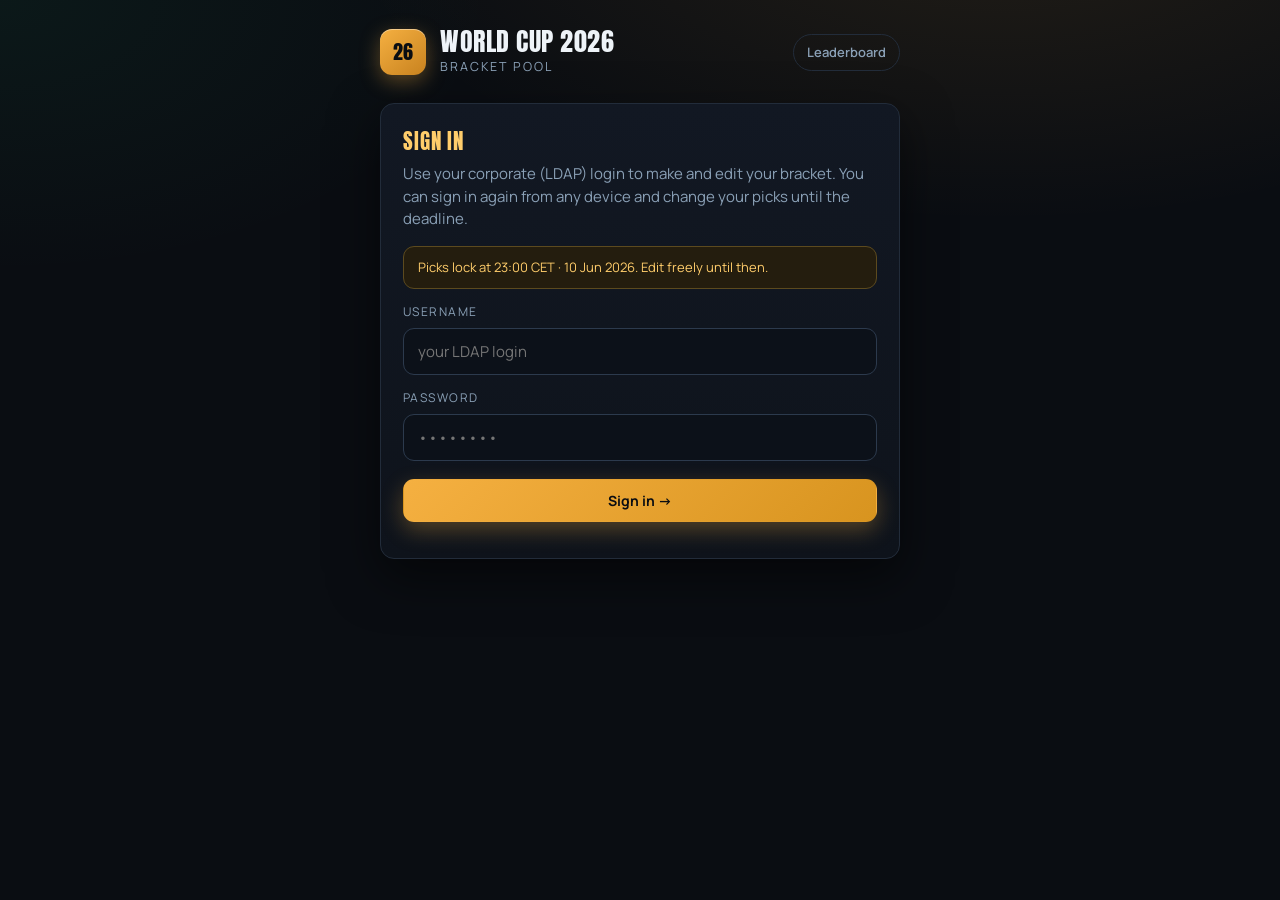
<file: index.html>
<!doctype html>
<html lang="en">
<head>
<meta charset="utf-8">
<meta name="viewport" content="width=device-width, initial-scale=1">
<title>Sign in — World Cup 2026</title>
<link rel="stylesheet" href="assets/app.css">
</head>
<body>
<div class="wrap narrow">
  <div id="app-header"></div>

  <section class="card">
    <div class="kicker" style="font-size:21px;color:var(--gold2);margin-bottom:6px">Sign in</div>
    <p class="muted" style="margin-top:0">Use your corporate (LDAP) login to make and edit your bracket.
      You can sign in again from any device and change your picks until the deadline.</p>

    <div class="note warn" id="deadline-note" style="margin:14px 0"></div>

    <div style="margin-bottom:14px">
      <label class="fl" for="username">Username</label>
      <input class="fi" id="username" autocomplete="username" placeholder="your LDAP login">
    </div>
    <div style="margin-bottom:18px">
      <label class="fl" for="password">Password</label>
      <input class="fi" id="password" type="password" autocomplete="current-password" placeholder="••••••••">
    </div>

    <button class="btn btn-gold" id="go" style="width:100%">Sign in →</button>
    <div id="msg" style="margin-top:14px"></div>
  </section>
</div>

<script src="assets/engine.js"></script>
<script src="assets/config.js"></script>
<script src="assets/common.js"></script>
<script>
  POOL.header('login');
  document.getElementById('deadline-note').textContent =
    'Picks lock at ' + (window.POOL_CONFIG.DEADLINE_LABEL || 'the deadline') + '. Edit freely until then.';

  var go = document.getElementById('go'), msg = document.getElementById('msg');
  function show(html, kind){ msg.innerHTML = '<div class="note '+(kind||'')+'">'+html+'</div>'; }

  // already signed in? go straight to the bracket
  try { if (localStorage.getItem('wc2026:token')) location.replace('bracket.html'); } catch(e){}

  function submit(){
    var username = document.getElementById('username').value.trim();
    var password = document.getElementById('password').value;
    if(!username || !password){ show('Enter your username and password.', 'err'); return; }
    go.disabled = true; show('Signing in…');
    POOL.api('/api/login', { method:'POST', body:{ username:username, password:password } })
      .then(function(r){
        POOL.setSession(r);
        location.href = 'bracket.html';
      })
      .catch(function(err){ go.disabled = false; show(err.message || 'Sign-in failed', 'err'); });
  }
  go.addEventListener('click', submit);
  document.getElementById('password').addEventListener('keydown', function(e){ if(e.key==='Enter') submit(); });
</script>
</body>
</html>
</file>
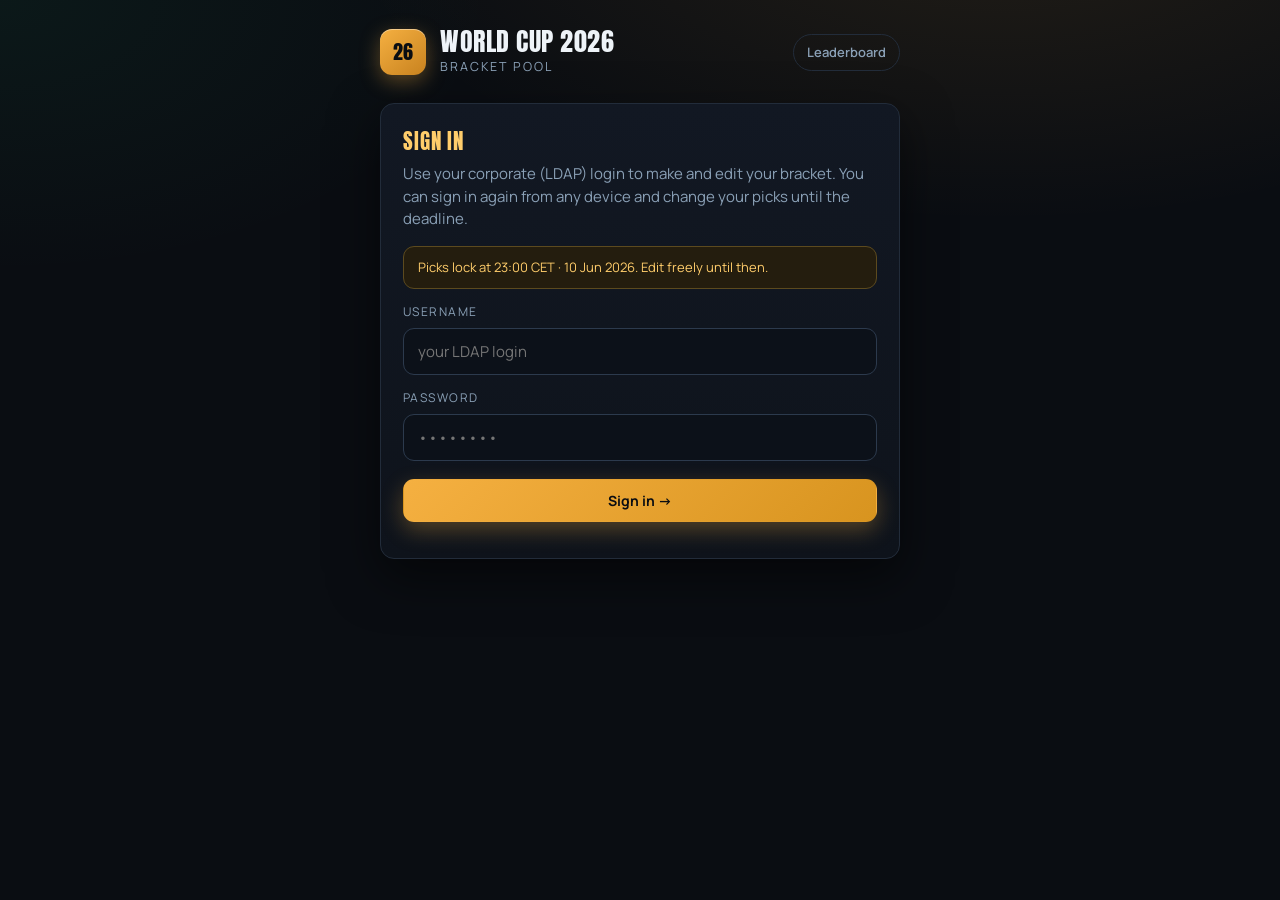
<file: admin.html>
<!doctype html>
<html lang="en">
<head>
<meta charset="utf-8">
<meta name="viewport" content="width=device-width, initial-scale=1">
<title>Save results — World Cup 2026</title>
<link rel="stylesheet" href="assets/app.css">
<link rel="stylesheet" href="assets/bracket.css">
<style>
  .qa{display:flex;align-items:center;justify-content:space-between;gap:14px;padding:11px 0;border-bottom:1px solid var(--line)}
  .qa:last-of-type{border-bottom:none}
  .qa .qt{font-size:13.5px;line-height:1.4;max-width:74%}
  .yn{display:inline-flex;border:1px solid var(--line2);border-radius:10px;overflow:hidden;flex:0 0 auto}
  .yn button{appearance:none;background:transparent;border:none;color:var(--muted);font:inherit;font-weight:700;font-size:13px;padding:8px 16px;cursor:pointer}
  .yn button+button{border-left:1px solid var(--line2)}
  .yn button.on[data-val="yes"]{background:linear-gradient(135deg,var(--green),#15a36c);color:#06140d}
  .yn button.on[data-val="no"]{background:linear-gradient(135deg,#ff6b6b,#d8434a);color:#190a0b}
  .goalq{display:flex;align-items:center;justify-content:space-between;gap:14px;flex-wrap:wrap;margin-top:6px}
  .goalq input{width:140px;background:#0c1119;border:1px solid var(--line2);border-radius:10px;color:var(--ink);font:inherit;font-size:15px;padding:10px 12px}
</style>
</head>
<body>
<div class="wrap">
  <div id="app-header"></div>

  <div class="card" style="margin-bottom:16px">
    <div class="kicker" style="font-size:18px;color:var(--gold2)">Official results (admin)</div>
    <p class="muted" style="font-size:13px">Fill the bracket with what <b>actually happened</b> and the correct bonus answers below.
      Everyone is scored against it; bonus answers are used to break ties. Partial results are fine.</p>
    <div style="display:flex;gap:10px;align-items:center;flex-wrap:wrap">
      <button class="btn" id="reload">Reload current</button>
      <button class="btn btn-gold" id="save">Save official results</button>
      <div id="msg" style="flex:1;min-width:200px"></div>
    </div>
  </div>

  <!-- correct bonus answers -->
  <section class="card" id="extras-card" style="margin-bottom:16px">
    <div class="kicker" style="font-size:16px;color:var(--gold2);margin-bottom:6px">Correct bonus answers (for tie-breaks)</div>
    <div id="yn-list"></div>
    <hr style="border:none;border-top:1px solid var(--line);margin:16px 0">
    <div class="goalq">
      <label class="qt" for="goals" style="font-size:13.5px;max-width:74%">Actual total goals at the FIFA 2026 World Cup</label>
      <input type="number" id="goals" min="0" step="1" inputmode="numeric" placeholder="actual number">
    </div>
  </section>

  <div id="editor"></div>
</div>

<script src="assets/engine.js"></script>
<script src="assets/config.js"></script>
<script src="assets/common.js"></script>
<script src="assets/thirds-table.js"></script>
<script src="assets/bracket.js"></script>
<script>
  POOL.header('admin');
  var token=null; try{ token=localStorage.getItem('wc2026:token'); }catch(e){}
  var msg=document.getElementById('msg');
  function show(h,k){ msg.innerHTML='<div class="note '+(k||'')+'">'+h+'</div>'; }
  function logout(){ ['wc2026:token','wc2026:refresh','wc2026:exp','wc2026:username','wc2026:admin'].forEach(function(k){try{localStorage.removeItem(k);}catch(e){}}); location.href='index.html'; }
  function esc(s){ return String(s).replace(/[&<>"]/g,function(c){return {'&':'&amp;','<':'&lt;','>':'&gt;','"':'&quot;'}[c];}); }
  if(!token){ location.replace('index.html'); }

  // must match the questions on bracket.html (order matters for scoring)
  var QUESTIONS = [
    'Will more than 140 goals be scored during the FIFA World Cup group stage?',
    'Will Lionel Messi score 4 or more goals during the tournament (excluding goals scored in penalty shootouts)?',
    'Will more than 15 penalties be awarded during the group stage?',
    'Will the Uzbekistan national team qualify for the knockout stage?',
    'Will there be at least 3 matches ending 0–0 during the group stage?'
  ];
  var correct = { yn: QUESTIONS.map(function(){return null;}), goals: '' };
  function renderExtras(){
    document.getElementById('yn-list').innerHTML = QUESTIONS.map(function(q,i){
      var v=correct.yn[i];
      return '<div class="qa"><div class="qt">'+esc(q)+'</div><div class="yn" data-q="'+i+'">'+
        '<button data-val="yes" class="'+(v==='yes'?'on':'')+'">Yes</button>'+
        '<button data-val="no" class="'+(v==='no'?'on':'')+'">No</button></div></div>';
    }).join('');
    document.getElementById('goals').value = correct.goals || '';
  }
  document.getElementById('yn-list').addEventListener('click', function(e){
    var b=e.target.closest('button[data-val]'); if(!b) return;
    var i=+b.parentElement.getAttribute('data-q'); correct.yn[i]=b.getAttribute('data-val'); renderExtras();
  });
  document.getElementById('goals').addEventListener('input', function(e){ correct.goals=e.target.value; });
  renderExtras();

  var editor = BracketEditor(document.getElementById('editor'), { readOnly:false, onChange:function(){} });

  POOL.api('/api/entry', { token: token }).then(function(r){
    try { localStorage.setItem('wc2026:admin', r.is_admin?'1':'0'); }catch(e){}
    if(!r.is_admin){
      document.querySelector('.wrap').innerHTML =
        '<div id="app-header"></div><div class="card"><div class="note err">This page is for administrators only.</div>'+
        '<p class="muted" style="margin-top:12px"><a href="bracket.html">← go to my bracket</a></p></div>';
      POOL.header('admin'); return;
    }
    POOL.header('admin');
    loadResults();
  }).catch(function(e){
    if(/auth|401|sign in/i.test(e.message)){ POOL.toast('Please sign in','err'); setTimeout(logout,1000); return; }
    show(e.message,'err');
  });

  function loadResults(){
    POOL.api('/api/results').then(function(r){
      if(r.picks) editor.setPicks(r.picks);
      if(r.extras){ if(Array.isArray(r.extras.yn)) correct.yn=QUESTIONS.map(function(_,i){return r.extras.yn[i]||null;});
        correct.goals=(r.extras.goals!=null?String(r.extras.goals):''); renderExtras(); }
      show('Loaded current official results.','ok');
    }).catch(function(e){ show(e.message,'err'); });
  }
  document.getElementById('reload').addEventListener('click', loadResults);

  document.getElementById('save').addEventListener('click', function(){
    POOL.api('/api/results', { method:'PUT', token: token, body:{ picks: editor.getPicks(), extras: correct } })
      .then(function(){ show('Official results saved. Leaderboard will update.','ok'); })
      .catch(function(e){
        if(/auth|401|sign in/i.test(e.message)){ POOL.toast('Please sign in','err'); setTimeout(logout,1000); return; }
        show(e.message,'err');
      });
  });
</script>
</body>
</html>
</file>
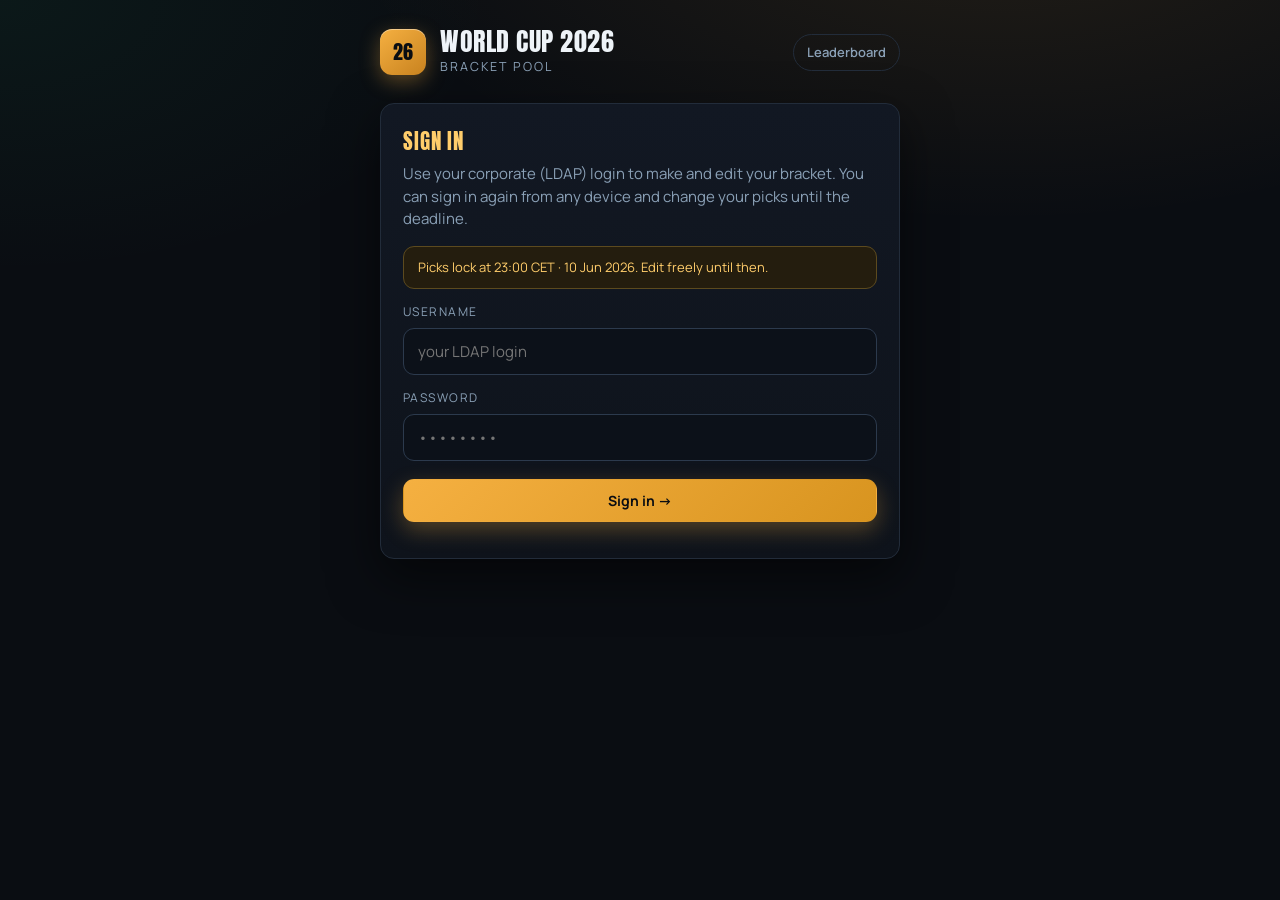
<file: bracket.html>
<!doctype html>
<html lang="en">
<head>
<meta charset="utf-8">
<meta name="viewport" content="width=device-width, initial-scale=1">
<title>My Bracket — World Cup 2026</title>
<link rel="stylesheet" href="assets/app.css">
<link rel="stylesheet" href="assets/bracket.css">
<style>
  .qa{display:flex;align-items:center;justify-content:space-between;gap:14px;padding:12px 0;border-bottom:1px solid var(--line)}
  .qa:last-of-type{border-bottom:none}
  .qa .qt{font-size:14px;line-height:1.4;max-width:74%}
  .yn{display:inline-flex;border:1px solid var(--line2);border-radius:10px;overflow:hidden;flex:0 0 auto}
  .yn button{appearance:none;background:transparent;border:none;color:var(--muted);font:inherit;font-weight:700;font-size:13px;padding:8px 16px;cursor:pointer}
  .yn button+button{border-left:1px solid var(--line2)}
  .yn button.on[data-val="yes"]{background:linear-gradient(135deg,var(--green),#15a36c);color:#06140d}
  .yn button.on[data-val="no"]{background:linear-gradient(135deg,#ff6b6b,#d8434a);color:#190a0b}
  .yn button:disabled{cursor:default;opacity:.6}
  .qnote{font-size:12px;color:var(--muted);line-height:1.5;margin:12px 0 0}
  .goalq{display:flex;align-items:center;justify-content:space-between;gap:14px;flex-wrap:wrap}
  .goalq input{width:140px;background:#0c1119;border:1px solid var(--line2);border-radius:10px;color:var(--ink);font:inherit;font-size:15px;padding:10px 12px}
  .view-banner{margin-bottom:16px}
</style>
</head>
<body>
<div class="wrap">
  <div id="app-header"></div>

  <div class="card" style="display:flex;align-items:center;justify-content:space-between;gap:14px;flex-wrap:wrap;margin-bottom:18px">
    <div>
      <div class="kicker" style="font-size:18px;color:var(--gold2)" id="who">Your bracket</div>
      <div class="muted" id="status" style="font-size:13px;margin-top:4px">Loading…</div>
    </div>
    <div style="display:flex;gap:10px;align-items:center;flex-wrap:wrap">
      <span class="chip" id="progress"><span class="dot"></span><span>0 / 52 set</span></span>
      <button class="btn btn-sm" id="logout">Log out</button>
    </div>
  </div>

  <div id="locked-note"></div>

  <!-- Bonus / tie-break questions -->
  <section class="card" id="extras-card" style="margin-bottom:18px">
    <div style="display:flex;align-items:center;justify-content:space-between;gap:12px;flex-wrap:wrap;margin-bottom:6px">
      <div class="kicker" style="font-size:17px;color:var(--gold2)">Bonus questions</div>
      <span class="chip" id="extras-progress"><span class="dot"></span><span>0 / 6 answered</span></span>
    </div>
    <div id="yn-list"></div>
    <p class="qnote">Answers to additional questions will be evaluated only if two or more employees in the TOP-10 ranking have a tied score based on the results of Stage 1. Each correct answer is worth 0.2 points. It is possible that no additional points will be awarded at all if all employees in the TOP-10 have different scores.</p>
    <hr style="border:none;border-top:1px solid var(--line);margin:18px 0">
    <div class="goalq">
      <label class="qt" for="goals" style="font-size:14px;max-width:74%">How many goals will be scored during the FIFA 2026 World Cup? Specify the exact number.</label>
      <input type="number" id="goals" min="0" step="1" inputmode="numeric" placeholder="e.g. 170">
    </div>
    <p class="qnote">In the unlikely event that two or more employees have the same score after both rounds, this question determines the winner. The employee with the most accurate answer receives 0.1 point.</p>
  </section>

  <div id="editor"></div>

  <div class="actionbar" id="bar">
    <div class="inner">
      <div>
        <div class="muted" style="font-size:12px;letter-spacing:.1em;text-transform:uppercase">Status</div>
        <div id="savestate" style="font-weight:700">—</div>
      </div>
      <button class="btn btn-gold" id="save" disabled>Save picks</button>
    </div>
  </div>
</div>

<script src="assets/engine.js"></script>
<script src="assets/config.js"></script>
<script src="assets/common.js"></script>
<script src="assets/thirds-table.js"></script>
<script src="assets/bracket.js"></script>
<script>
  POOL.header('bracket');
  var qs = new URLSearchParams(location.search);
  var viewUser = qs.get('user');                 // admin viewing someone else (read-only)
  var token = null, username = null;
  try { token = localStorage.getItem('wc2026:token'); username = localStorage.getItem('wc2026:username'); } catch(e){}

  var statusEl=document.getElementById('status'), saveBtn=document.getElementById('save'),
      saveState=document.getElementById('savestate'), progress=document.getElementById('progress');
  var closed = POOL.isClosed();
  var readOnly = closed || !!viewUser;
  var dirty=false, saving=false;

  // -------- bonus questions --------
  var QUESTIONS = [
    'Will more than 140 goals be scored during the FIFA World Cup group stage?',
    'Will Lionel Messi score 4 or more goals during the tournament (excluding goals scored in penalty shootouts)?',
    'Will more than 15 penalties be awarded during the group stage?',
    'Will the Uzbekistan national team qualify for the knockout stage?',
    'Will there be at least 3 matches ending 0–0 during the group stage?'
  ];
  var extras = { yn: QUESTIONS.map(function(){return null;}), goals: '' };
  function esc(s){ return String(s).replace(/[&<>"]/g,function(c){return {'&':'&amp;','<':'&lt;','>':'&gt;','"':'&quot;'}[c];}); }
  function updateExtrasProgress(){
    var el=document.getElementById('extras-progress'); if(!el) return;
    var TOTAL=QUESTIONS.length+1;
    var n=extras.yn.filter(function(v){return v==='yes'||v==='no';}).length + ((extras.goals!=null&&String(extras.goals).trim()!=='')?1:0);
    var full=n>=TOTAL;
    el.innerHTML='<span class="dot'+(full?' go':'')+'"></span><span>'+n+' / '+TOTAL+' answered</span>';
  }
  function renderExtras(){
    var h = QUESTIONS.map(function(q,i){
      var v = extras.yn[i];
      var dis = readOnly ? ' disabled' : '';
      return '<div class="qa"><div class="qt">'+esc(q)+'</div>'+
        '<div class="yn" data-q="'+i+'">'+
          '<button data-val="yes" class="'+(v==='yes'?'on':'')+'"'+dis+'>Yes</button>'+
          '<button data-val="no" class="'+(v==='no'?'on':'')+'"'+dis+'>No</button>'+
        '</div></div>';
    }).join('');
    document.getElementById('yn-list').innerHTML = h;
    var g = document.getElementById('goals');
    g.value = extras.goals || '';
    g.disabled = readOnly;
    updateExtrasProgress();
  }
  function markDirty(){ if(readOnly) return; dirty=true; saveBtn.disabled = saving;
    saveState.textContent='Unsaved changes'; saveState.style.color='var(--gold2)'; }
  document.getElementById('yn-list').addEventListener('click', function(e){
    var b=e.target.closest('button[data-val]'); if(!b||readOnly) return;
    var i=+b.parentElement.getAttribute('data-q'); extras.yn[i]=b.getAttribute('data-val'); renderExtras(); markDirty();
  });
  document.getElementById('goals').addEventListener('input', function(e){ extras.goals=e.target.value; updateExtrasProgress(); markDirty(); });

  // -------- logout --------
  function logout(){ ['wc2026:token','wc2026:refresh','wc2026:exp','wc2026:username','wc2026:admin'].forEach(function(k){try{localStorage.removeItem(k);}catch(e){}}); location.href='index.html'; }
  document.getElementById('logout').addEventListener('click', logout);
  if(!token){ location.replace('index.html'); }

  // -------- progress --------
  function countDone(p){
    var n=0;
    WC.groupLetters.forEach(function(g){ if((p.groups[g]||[]).length===4) n++; });
    WC.thirdSlots.forEach(function(id){ if(p.thirds[id]) n++; });
    [].concat(WC.r32,WC.r16,WC.qf,WC.sf,WC.finalMatch,WC.thirdPlace).forEach(function(m){ if(p.winners[m.id]) n++; });
    return n;
  }
  function renderProgress(p, full){
    progress.innerHTML='<span class="dot'+(full?' go':'')+'"></span><span>'+countDone(p)+' / 52 set'+(full?' · complete':'')+'</span>';
  }

  var editor = BracketEditor(document.getElementById('editor'), {
    readOnly: readOnly,
    onChange: function(p){ if(readOnly) return; dirty=true; renderProgress(p, editor.complete());
      saveBtn.disabled=closed||saving; saveState.textContent='Unsaved changes'; saveState.style.color='var(--gold2)'; }
  });

  function applyExtras(x){ if(x){ if(Array.isArray(x.yn)) extras.yn = QUESTIONS.map(function(_,i){ return x.yn[i]||null; });
    extras.goals = (x.goals!=null?String(x.goals):''); } renderExtras(); }

  function handleAuthError(){ POOL.toast('Session expired — please sign in again','err'); setTimeout(logout,1200); }

  renderExtras();

  if(viewUser){
    // ----- admin read-only view of another player -----
    document.getElementById('bar').style.display='none';
    document.getElementById('who').textContent = viewUser + '’s bracket';
    document.getElementById('locked-note').innerHTML =
      '<div class="note warn view-banner">Admin view — '+esc(viewUser)+'’s bracket (read-only). <a href="leaderboard.html">← back to leaderboard</a></div>';
    POOL.api('/api/user/'+encodeURIComponent(viewUser), { token: token }).then(function(r){
      setStatusRO(r);
      if(r.picks) editor.setPicks(r.picks);
      applyExtras(r.extras);
      renderProgress(editor.getPicks(), editor.complete());
    }).catch(function(e){
      if(/admin|403/i.test(e.message)) { document.getElementById('locked-note').innerHTML='<div class="note err">Admin only.</div>'; return; }
      if(/auth|401|sign in/i.test(e.message)) return handleAuthError();
      document.getElementById('locked-note').innerHTML='<div class="note err">'+e.message+'</div>';
    });
    function setStatusRO(r){ statusEl.textContent='Read-only view'; }
  } else {
    // ----- own bracket -----
    document.getElementById('who').textContent = username ? (username + '’s bracket') : 'Your bracket';
    POOL.api('/api/entry', { token: token }).then(function(r){
      if(r.username){ username=r.username; try{localStorage.setItem('wc2026:username',r.username);}catch(e){}
        document.getElementById('who').textContent = r.username + '’s bracket'; }
      // remember admin flag + refresh header so "Save results" appears
      try { localStorage.setItem('wc2026:admin', r.is_admin ? '1':'0'); } catch(e){}
      if(r.is_admin) POOL.header('bracket');
      statusEl.textContent = closed ? 'Picks are locked (deadline passed).'
        : 'Signed in as ' + (username||'you') + ' · edit until ' + (window.POOL_CONFIG.DEADLINE_LABEL||'the deadline') + '.';
      if(r.picks){ editor.setPicks(r.picks); renderProgress(editor.getPicks(), editor.complete()); }
      applyExtras(r.extras);
      saveState.textContent = (r.picks||r.extras) ? 'Saved' : 'Nothing saved yet'; saveState.style.color='var(--muted)';
      if(closed){
        document.getElementById('locked-note').innerHTML='<div class="note warn" style="margin-bottom:16px">The deadline has passed — your answers are locked and read-only.</div>';
        document.getElementById('bar').style.display='none';
      }
    }).catch(function(e){
      if(/auth|401|sign in/i.test(e.message)) return handleAuthError();
      statusEl.textContent='Could not load your bracket.';
      document.getElementById('locked-note').innerHTML='<div class="note err" style="margin-bottom:16px">'+e.message+'</div>';
    });

    saveBtn.addEventListener('click', function(){
      if(closed||saving) return;
      saving=true; saveBtn.disabled=true; saveState.textContent='Saving…'; saveState.style.color='var(--muted)';
      POOL.api('/api/entry', { method:'PUT', token: token,
        body:{ picks: editor.getPicks(), complete: editor.complete(), extras: extras } })
        .then(function(){ saving=false; dirty=false; saveBtn.disabled=false;
          saveState.textContent='Saved ✓'; saveState.style.color='var(--green)'; POOL.toast('Saved','ok'); })
        .catch(function(e){ saving=false; saveBtn.disabled=false;
          if(/auth|401|sign in/i.test(e.message)) return handleAuthError();
          saveState.textContent='Save failed'; saveState.style.color='var(--red)'; POOL.toast(e.message,'err'); });
    });

    window.addEventListener('beforeunload', function(e){ if(dirty&&!closed){ e.preventDefault(); e.returnValue=''; } });
  }
</script>
</body>
</html>
</file>
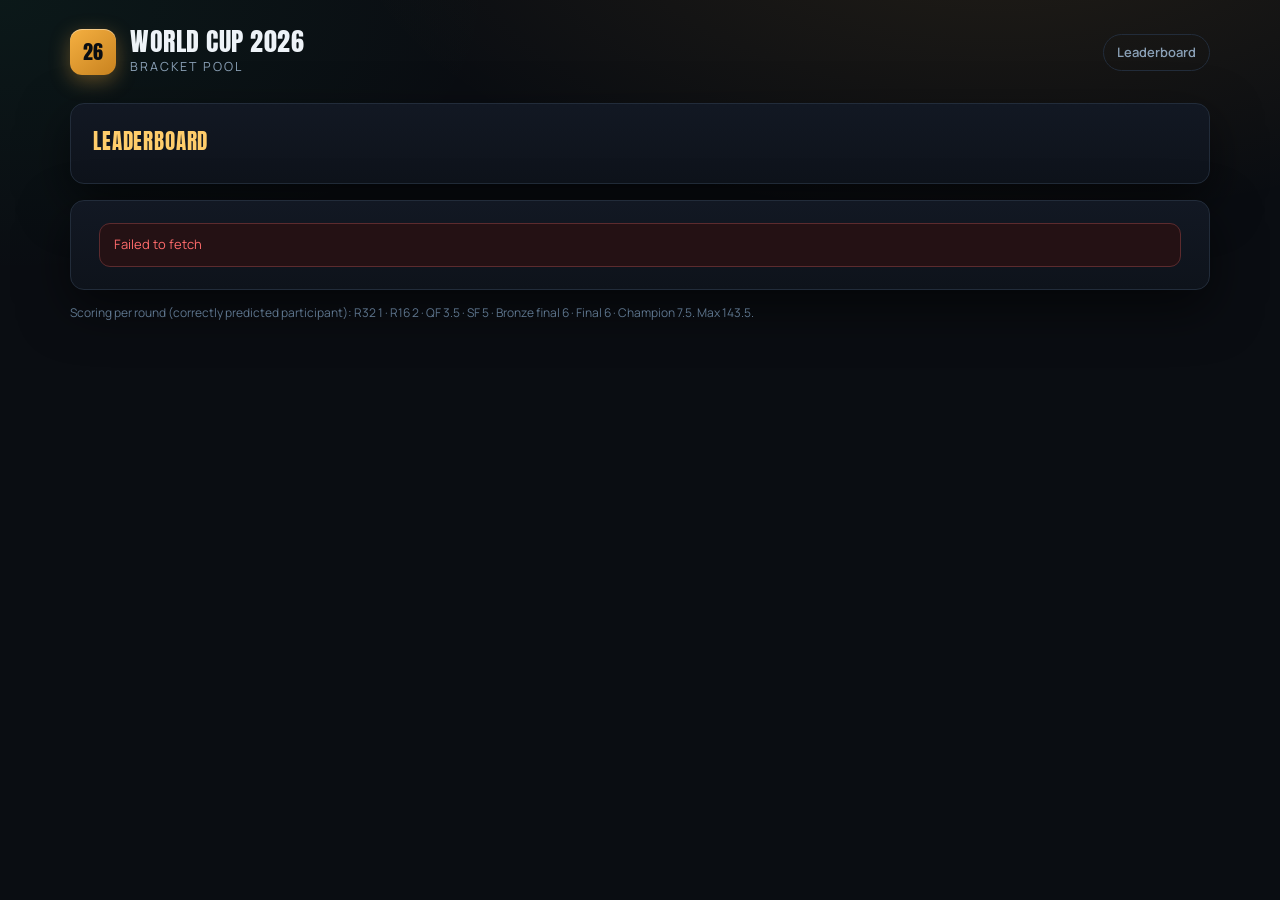
<file: leaderboard.html>
<!doctype html>
<html lang="en">
<head>
<meta charset="utf-8">
<meta name="viewport" content="width=device-width, initial-scale=1">
<title>Leaderboard — World Cup 2026</title>
<link rel="stylesheet" href="assets/app.css">
<style>
  table{width:100%;border-collapse:collapse;font-size:14px}
  th,td{padding:12px 10px;text-align:left;border-bottom:1px solid var(--line)}
  th{font-size:11px;letter-spacing:.1em;text-transform:uppercase;color:var(--muted);font-weight:700}
  td.r{text-align:right;font-variant-numeric:tabular-nums}
  tr.me{background:rgba(245,176,65,.08)}
  .rank{font-family:'Anton';font-size:18px;width:46px}
  .rank.g1{color:var(--gold2)} .rank.g2{color:#cfd8e3} .rank.g3{color:#d6a06b}
  .pts{font-family:'Anton';font-size:20px;color:var(--gold2)}
  .bd{font-size:11px;color:var(--dim)}
</style>
</head>
<body>
<div class="wrap">
  <div id="app-header"></div>
  <div class="card" style="margin-bottom:16px">
    <div class="kicker" style="font-size:21px;color:var(--gold2)">Leaderboard</div>
    <div class="muted" id="sub" style="font-size:13px;margin-top:4px">Loading standings…</div>
  </div>
  <div class="card" style="padding:8px 14px"><div id="board"></div></div>
  <p class="dim" style="font-size:12px;margin-top:14px">Scoring per round (correctly predicted participant):
    R32 1 · R16 2 · QF 3.5 · SF 5 · Bronze final 6 · Final 6 · Champion 7.5. Max 143.5.</p>
</div>

<script src="assets/engine.js"></script>
<script src="assets/config.js"></script>
<script src="assets/common.js"></script>
<script>
  POOL.header('leaderboard');
  var me = null, isAdmin = false;
  try { me = localStorage.getItem('wc2026:username'); isAdmin = localStorage.getItem('wc2026:admin')==='1'; } catch(e){}

  POOL.api('/api/leaderboard').then(function(r){
    var rows = r.rows || [];
    document.getElementById('sub').textContent =
      rows.length + ' ' + (rows.length===1?'entry':'entries') +
      (r.scored ? ' · scored vs official results' : ' · results not entered yet (0 pts so far)') +
      (r.extrasScored ? ' · ties broken by bonus answers' : '') +
      (isAdmin ? ' · click a player to view their bracket' : '');
    if(!rows.length){ document.getElementById('board').innerHTML =
      '<p class="muted" style="padding:16px">No entries yet. <a href="index.html">Sign in to play →</a></p>'; return; }
    var h = '<table><thead><tr><th>#</th><th>Player</th><th class="r">Points</th></tr></thead><tbody>';
    rows.forEach(function(row, i){
      var rk = i+1, g = rk<=3 ? ' g'+rk : '';
      var mine = me && row.username===me;
      var bd = row.breakdown || {};
      var bdStr = ['r32','r16','qf','sf','bronze','final','champion'].map(function(k){ return (bd[k]||0); }).join(' · ');
      if(r.extrasScored){
        if(row.bonusCorrect!=null) bdStr += '  ·  bonus ' + row.bonusCorrect + '/5';
        if(row.goalsDiff!=null) bdStr += '  ·  goals Δ' + row.goalsDiff;
      }
      var name = esc(row.username||'—');
      var nameCell = isAdmin
        ? '<a href="bracket.html?user='+encodeURIComponent(row.username||'')+'"><b>'+name+'</b></a>'
        : '<b>'+name+'</b>';
      h += '<tr class="'+(mine?'me':'')+'">' +
        '<td class="rank'+g+'">'+rk+'</td>' +
        '<td>'+nameCell+(mine?' <span class="dim">(you)</span>':'')+
          '<div class="bd">'+bdStr+'</div></td>' +
        '<td class="r"><span class="pts">'+(row.points!=null?row.points:0)+'</span></td>' +
      '</tr>';
    });
    h += '</tbody></table>';
    document.getElementById('board').innerHTML = h;
  }).catch(function(err){
    document.getElementById('sub').textContent = '';
    document.getElementById('board').innerHTML = '<div class="note err" style="margin:14px">'+err.message+'</div>';
  });

  function esc(s){ return String(s).replace(/[&<>"]/g,function(c){return {'&':'&amp;','<':'&lt;','>':'&gt;','"':'&quot;'}[c];}); }
</script>
</body>
</html>
</file>
<file: assets/app.css>
/* WC2026 pool — shared styles. Stadium-night: near-black + amber gold. */
@import url('https://fonts.googleapis.com/css2?family=Anton&family=Manrope:wght@400;500;600;700;800&display=swap');

:root{
  --bg:#0a0d12; --bg2:#0e131b; --panel:#121823; --panel2:#161e2b;
  --line:#222c3a; --line2:#2c3a4d;
  --ink:#eef3f8; --muted:#8aa0b6; --dim:#5d748c;
  --gold:#f5b041; --gold2:#ffcd6b; --green:#1fd18b; --red:#ff6b6b;
  --shadow:0 18px 50px rgba(0,0,0,.55);
  --r:14px;
}
*{box-sizing:border-box}
html,body{margin:0;padding:0}
body{
  background:
    radial-gradient(1100px 520px at 78% -10%, rgba(245,176,65,.10), transparent 60%),
    radial-gradient(900px 500px at 0% 0%, rgba(31,209,139,.06), transparent 55%),
    var(--bg);
  color:var(--ink);
  font-family:'Manrope',-apple-system,BlinkMacSystemFont,sans-serif;
  font-size:15px; line-height:1.5; min-height:100vh;
  -webkit-font-smoothing:antialiased;
}
a{color:var(--gold2);text-decoration:none}
a:hover{text-decoration:underline}
.wrap{max-width:1180px;margin:0 auto;padding:28px 20px 80px}
.narrow{max-width:560px}

/* Header / wordmark */
.top{display:flex;align-items:center;justify-content:space-between;gap:16px;flex-wrap:wrap;margin-bottom:26px}
.brand{display:flex;align-items:center;gap:14px}
.crest{width:46px;height:46px;border-radius:12px;flex:0 0 auto;
  background:linear-gradient(140deg,var(--gold),#c8821f);
  display:grid;place-items:center;color:#0a0d12;font-family:'Anton';font-size:20px;
  box-shadow:0 6px 20px rgba(245,176,65,.35), inset 0 1px 0 rgba(255,255,255,.4)}
.brand h1{font-family:'Anton';font-weight:400;letter-spacing:.02em;font-size:26px;line-height:1;margin:0;text-transform:uppercase}
.brand .sub{color:var(--muted);font-size:12.5px;letter-spacing:.16em;text-transform:uppercase;margin-top:4px}
.nav{display:flex;gap:8px;flex-wrap:wrap}
.nav a{color:var(--muted);font-weight:600;font-size:13px;padding:8px 13px;border:1px solid var(--line);border-radius:999px}
.nav a:hover{color:var(--ink);border-color:var(--line2);text-decoration:none;background:var(--panel)}

/* Cards / panels */
.card{background:linear-gradient(180deg,var(--panel),var(--bg2));border:1px solid var(--line);
  border-radius:var(--r);box-shadow:var(--shadow);padding:22px}
.kicker{font-family:'Anton';text-transform:uppercase;letter-spacing:.04em;font-weight:400}

/* Buttons */
.btn{appearance:none;cursor:pointer;border:1px solid var(--line2);background:var(--panel2);color:var(--ink);
  font-family:'Manrope';font-weight:700;font-size:14px;padding:11px 18px;border-radius:11px;transition:.15s}
.btn:hover{border-color:var(--gold)}
.btn-gold{background:linear-gradient(135deg,var(--gold),#d8941f);color:#0a0d12;border-color:transparent;
  box-shadow:0 8px 22px rgba(245,176,65,.3)}
.btn-gold:hover{filter:brightness(1.06)}
.btn:disabled{opacity:.45;cursor:not-allowed;border-color:var(--line)}
.btn-sm{padding:7px 12px;font-size:12.5px;border-radius:9px}

/* Form */
label.fl{display:block;font-size:12px;letter-spacing:.12em;text-transform:uppercase;color:var(--muted);margin:0 0 7px}
input.fi{width:100%;background:#0c1119;border:1px solid var(--line2);border-radius:11px;color:var(--ink);
  font-family:'Manrope';font-size:15px;padding:12px 14px;outline:none}
input.fi:focus{border-color:var(--gold)}

/* Notices */
.note{font-size:13px;border-radius:11px;padding:11px 14px;border:1px solid var(--line);background:var(--panel)}
.note.warn{border-color:#5c4a1e;background:#241d0e;color:var(--gold2)}
.note.ok{border-color:#1e4a37;background:#0e2118;color:var(--green)}
.note.err{border-color:#5c2b2e;background:#241114;color:var(--red)}
.muted{color:var(--muted)} .dim{color:var(--dim)}

/* Flags */
.flag{width:22px;height:15px;border-radius:2.5px;object-fit:cover;flex:0 0 auto;background:#222;box-shadow:0 0 0 1px rgba(255,255,255,.08)}

/* progress chip */
.chip{display:inline-flex;align-items:center;gap:7px;font-size:12.5px;font-weight:700;color:var(--muted);
  border:1px solid var(--line);border-radius:999px;padding:6px 11px}
.dot{width:8px;height:8px;border-radius:50%;background:var(--dim)}
.dot.go{background:var(--green)}
</file>
<file: assets/bracket.css>
/* Bracket canvas — faithful to the original standalone file (colors/typography). */
@import url('https://fonts.googleapis.com/css2?family=Inter:wght@400;500;600;700;800&family=JetBrains+Mono:wght@400;500;600;700;800&display=swap');

.ed-toolbar{display:flex;align-items:center;gap:12px;flex-wrap:wrap;margin-bottom:12px}
.ed-toolbar .mono{font-family:'JetBrains Mono',monospace}
.third-status{font-size:12px;color:#8a93a6;font-family:'JetBrains Mono',monospace;padding:8px 12px;
  background:rgba(245,176,65,.06);border:1px solid rgba(245,176,65,.15);border-radius:6px}
.third-status strong{color:#f5b041}
.zoom-controls{display:flex;align-items:stretch;background:#161b22;border:1px solid rgba(255,255,255,.08);border-radius:6px;overflow:hidden}
.zoom-controls button{background:transparent;border:none;color:#e5e9f0;padding:8px 13px;font:inherit;font-size:14px;font-weight:600;cursor:pointer}
.zoom-controls button:hover{background:rgba(255,255,255,.06)}
.zoom-controls .fit{font-family:'JetBrains Mono',monospace;font-size:11px;border-left:1px solid rgba(255,255,255,.08);border-right:1px solid rgba(255,255,255,.08);min-width:54px}

/* Stage / pan-zoom */
.stage{position:relative;overflow:hidden;height:78vh;min-height:520px;border-radius:14px;
  border:1px solid var(--line);cursor:grab;user-select:none;font-family:'Inter',-apple-system,sans-serif;
  background:radial-gradient(ellipse at 50% 50%, #11161e 0%, #07090d 80%)}
.canvas{font-family:'Inter',-apple-system,sans-serif}
.stage.grabbing{cursor:grabbing}
.canvas{position:absolute;top:0;left:0;transform-origin:0 0}
.lines{position:absolute;top:0;left:0;pointer-events:none;z-index:1}

/* Group card */
.group-card{position:absolute;background:#11161e;border:1px solid rgba(255,255,255,.08);border-radius:10px;
  z-index:5;display:flex;flex-direction:column;overflow:hidden;box-shadow:0 6px 24px rgba(0,0,0,.4)}
.group-header{display:flex;align-items:center;justify-content:space-between;padding:8px 12px;
  background:linear-gradient(180deg,#1a212c,#161b22);border-bottom:1px solid rgba(255,255,255,.06)}
.group-letter{font-size:12px;font-weight:800;letter-spacing:2px;color:#f5b041;font-family:'JetBrains Mono',monospace}
.third-toggle{background:rgba(150,160,180,.08);border:1px solid rgba(150,160,180,.18);color:#8a93a6;font-size:9px;
  font-weight:600;letter-spacing:.5px;padding:3px 7px;border-radius:4px;cursor:pointer;font-family:'JetBrains Mono',monospace;text-transform:uppercase}
.third-toggle.on{background:rgba(245,176,65,.15);border-color:rgba(245,176,65,.4);color:#f5b041}
.third-toggle:disabled{opacity:.4;cursor:not-allowed}
.team-row{display:grid;grid-template-columns:24px 26px 1fr 14px;align-items:center;gap:7px;padding:6px 11px;
  border-bottom:1px solid rgba(255,255,255,.04);cursor:pointer;font-size:12.5px;transition:background 100ms;position:relative}
.team-row:last-child{border-bottom:none}
.team-row:hover{background:rgba(255,255,255,.03)}
.team-row.rank-1{background:linear-gradient(90deg,rgba(46,213,115,.06),transparent 60%)}
.team-row.rank-2{background:linear-gradient(90deg,rgba(46,213,115,.04),transparent 60%)}
.team-row.rank-3{background:linear-gradient(90deg,rgba(245,176,65,.05),transparent 60%)}
.team-row.out{opacity:.5}
.team-row .rank{font-family:'JetBrains Mono',monospace;font-size:11px;font-weight:600;color:#6b7488;text-align:center}
.team-row.rank-1 .rank,.team-row.rank-2 .rank{color:#2ed573}
.team-row.rank-3 .rank{color:#f5b041}
.team-row .team-name{font-size:12.5px;font-weight:500;color:#e5e9f0;white-space:nowrap;overflow:hidden;text-overflow:ellipsis}
.team-row.out .team-name{color:#6b7488}
.status-dot{width:8px;height:8px;border-radius:50%;justify-self:center}
.status-dot.adv{background:#2ed573;box-shadow:0 0 8px rgba(46,213,115,.6)}
.status-dot.third{background:#f5b041;box-shadow:0 0 8px rgba(245,176,65,.6)}
.status-dot.pending{background:transparent;border:1px dashed #6b7488}

/* Match card */
.match-card{position:absolute;background:#161b22;border:1px solid rgba(255,255,255,.08);border-radius:8px;
  z-index:5;overflow:hidden;box-shadow:0 4px 16px rgba(0,0,0,.35)}
.match-card.round-FINAL{background:linear-gradient(180deg,#2a1f0e,#1a1408);border-color:rgba(245,176,65,.5);
  box-shadow:0 0 60px rgba(245,176,65,.2),0 0 0 1px rgba(245,176,65,.4)}
.match-id{font-family:'JetBrains Mono',monospace;font-size:10px;font-weight:800;letter-spacing:1.5px;color:#f5b041;
  padding:5px 11px 2px;text-transform:uppercase}
.round-FINAL .match-id{text-align:center}
.slot{display:grid;grid-template-columns:24px 1fr;align-items:center;gap:8px;padding:6px 10px;cursor:pointer;
  font-size:12px;border-top:1px solid rgba(255,255,255,.04);transition:background 100ms;min-height:32px}
.slot:hover:not(.empty){background:rgba(245,176,65,.08)}
.slot.empty{cursor:default;opacity:.4}
.slot.won{background:linear-gradient(90deg,rgba(46,213,115,.18),rgba(46,213,115,.04));box-shadow:inset 3px 0 0 #2ed573}
.slot .team-name{font-size:12px;font-weight:500;color:#e5e9f0;white-space:nowrap;overflow:hidden;text-overflow:ellipsis}
.slot .placeholder{grid-column:1/3;font-family:'JetBrains Mono',monospace;font-size:9.5px;color:#6b7488;letter-spacing:.5px}
.slot.ro{cursor:default}

/* flags as small img */
.cflag{width:20px;height:14px;border-radius:2px;object-fit:cover;box-shadow:0 0 0 1px rgba(255,255,255,.08)}

/* Trophy / champion labels */
.trophy-label{position:absolute;text-align:center;z-index:6;pointer-events:none}
.trophy-title{font-size:14px;font-weight:800;letter-spacing:4px;color:#f5b041;font-family:'JetBrains Mono',monospace}
.trophy-sub{font-size:10px;color:#828a99;margin-top:3px;font-family:'JetBrains Mono',monospace;letter-spacing:1px}
.champion{position:absolute;text-align:center;z-index:6;pointer-events:none;padding:12px 16px;
  background:linear-gradient(135deg,rgba(245,176,65,.18),rgba(245,176,65,.04));border:1px solid rgba(245,176,65,.4);
  border-radius:10px;box-shadow:0 0 40px rgba(245,176,65,.2)}
.champion-label{font-size:9px;letter-spacing:3px;font-weight:800;color:#f5b041;font-family:'JetBrains Mono',monospace;margin-bottom:5px}
.champion-team{font-size:18px;font-weight:700;color:#fff;display:flex;align-items:center;justify-content:center;gap:9px}

.actionbar{position:sticky;bottom:0;z-index:30;margin-top:14px;background:linear-gradient(180deg,transparent,var(--bg) 38%);padding-top:14px}
.actionbar .inner{display:flex;align-items:center;justify-content:space-between;gap:14px;flex-wrap:wrap;
  background:var(--panel);border:1px solid var(--line2);border-radius:14px;padding:12px 16px;box-shadow:var(--shadow)}
</file>
